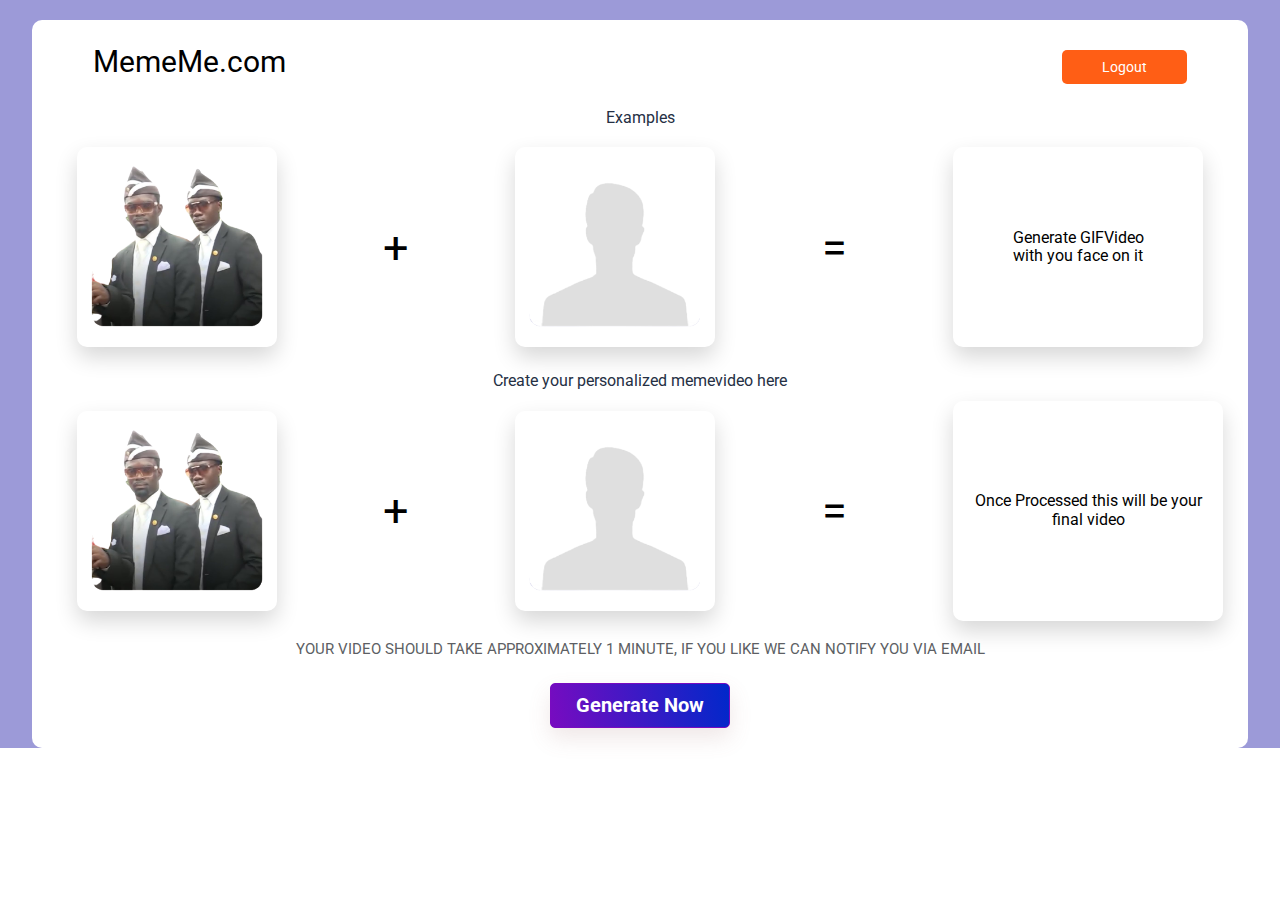
<file: index.html>
<!DOCTYPE html>
<html lang="en">
<head>
    <meta charset="UTF-8">
    <meta http-equiv="X-UA-Compatible" content="IE=edge">
    <meta name="viewport" content="width=device-width, initial-scale=1.0">
    <title>Mememe | Index</title>
    <link rel="stylesheet" href="css/normalize.css">
    <link rel="stylesheet" href="https://cdnjs.cloudflare.com/ajax/libs/font-awesome/4.7.0/css/font-awesome.min.css">
    <link rel="preconnect" href="https://fonts.gstatic.com">
<link href="https://fonts.googleapis.com/css2?family=Roboto:wght@700&display=swap" rel="stylesheet">
    <link rel="stylesheet" href="css/style.css">
</head>

<body>
     <div class="main-container">
       <div class="main-wrapper">
        <div class="header">
            <div class="branding">MemeMe.com</div>
            <button class="btn-logout">Logout</button>
        </div>
        <div class="desc">
            Examples
        </div>
        <div class="video-wrapper">
           <div class="videobox">
               <img src="images/memevideo.png" alt="memevideo">
           </div>
           <div class="operator">
               +
           </div>
           <div class="demo">
               <img src="images/download.png" alt="demo">
           </div>
           <div class="operator">
              =
           </div>
           <div class="generate">
           <p> Generate GIFVideo <br> with you face on it </p>
           </div>
        </div>

        <div class="desc">
            Create your personalized memevideo here 
        </div>
       
        <div class=" bottom-wrapper">
            <div class="upload-file">
                <img src="images/memevideo.png" alt="memevideo">
            </div>
            <div class="operator">
                +
            </div>
            <div class="upload-face">
                <img src="images/download.png" alt="demo">
            </div>
            <div class="operator">
               =
            </div>
            <div class="generate-mem">
            </p> Once Processed this  will be your final video </p>
            </div>
         </div>

         <div class="bottom-div">
       
         <div class="desc-end ">
           <p>YOUR VIDEO SHOULD TAKE APPROXIMATELY 1 MINUTE, IF YOU LIKE WE CAN NOTIFY YOU VIA EMAIL</p>
          
        </div>

         <div class="email-address">
           <form>
               <input type="text" name="email-address" id="email-address" placeholder="Email Address"/>
               <button class="btn-ok">
                 OK
                </button>
            </form>    
        </div>
         <div class="btn-generate">
            <button class="generate-button">
                Generate Now
             </button>
         </div>
       </div>
    </div>
     </div>
</body>

</html>
</file>
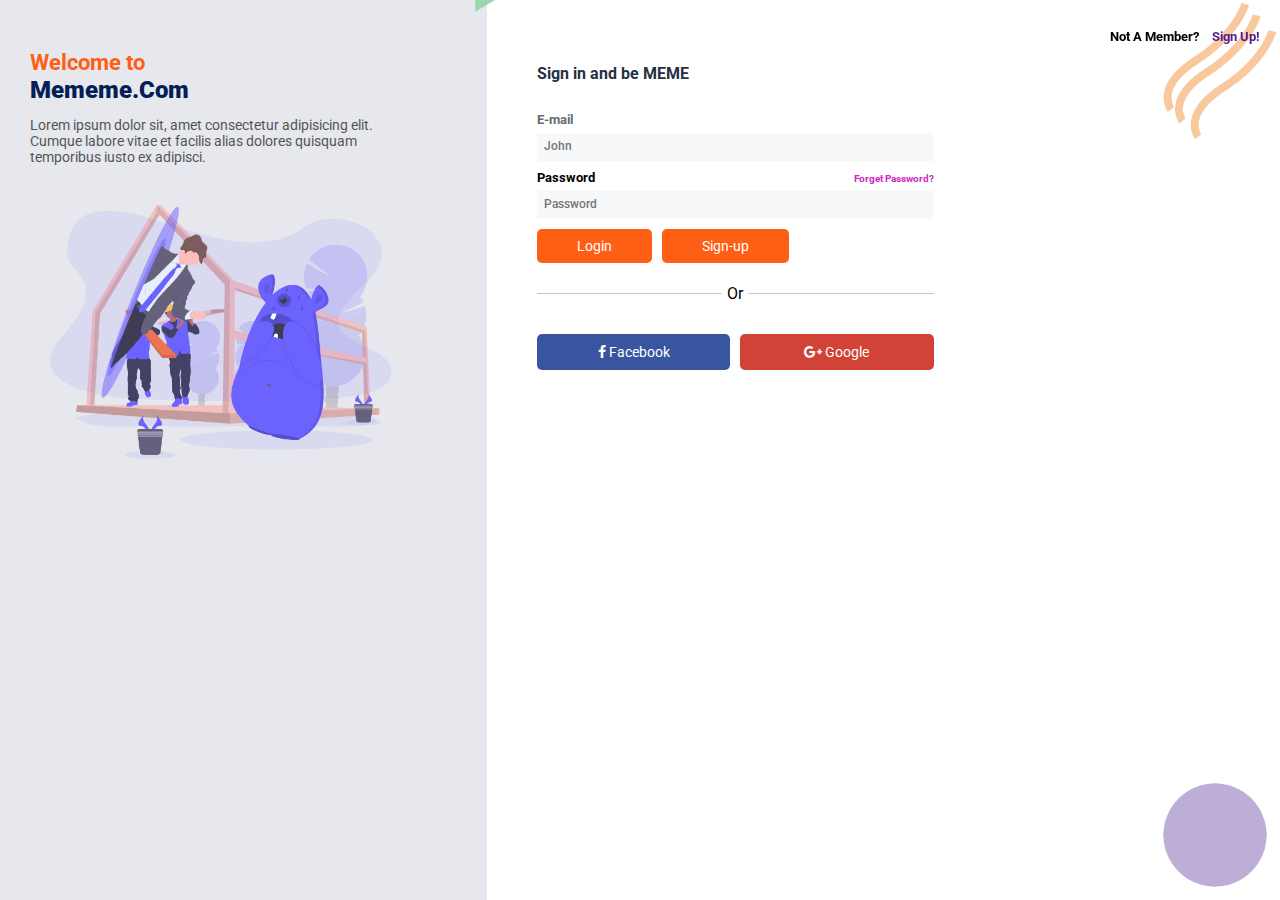
<file: Login.html>
<!DOCTYPE html>
<html lang="en">
<head>
    <meta charset="UTF-8">
    <meta http-equiv="X-UA-Compatible" content="IE=edge">
    <meta name="viewport" content="width=device-width, initial-scale=1.0">
    <title>Mememe | Login</title>
    <link rel="stylesheet" href="css/normalize.css">
    <link rel="stylesheet" href="https://cdnjs.cloudflare.com/ajax/libs/font-awesome/4.7.0/css/font-awesome.min.css">
    <link rel="preconnect" href="https://fonts.gstatic.com">
<link href="https://fonts.googleapis.com/css2?family=Roboto&display=swap" rel="stylesheet">
    <link rel="stylesheet" href="css/style.css">
</head>
<body>

    <div class="login-container">
        
        <div class="branding-section mt-20">
            <h3>Welcome to</h3>
            <h2>Mememe.Com</h2>
            <p>
          Lorem ipsum dolor sit, amet consectetur adipisicing elit. Cumque labore vitae et facilis alias dolores quisquam temporibus iusto ex adipisci.
            </p>
       <div class="img-section">
         <img src="images/imgsection.png" alt="image">
       </div>
        </div>
        <div class="login-wrapper">
           <div class="signup-link mt-20">
            <p>
              Not A Member?
              <a href="" class="ml-1">Sign Up!</a>
            </p>
           </div>
           <div class="form-section">
               <h3>Sign in and be MEME </h3>
               <form action="" class="mt-20">
                   <label >E-mail</label>
                   <input type="text" name="email" placeholder="John">
                   <div class="pass">
                   <label >Password</label>
                   <a href="">Forget Password?</a>
                  </div>
                   <input  type="password" name="password" placeholder="Password" >

                <div class="login">
                    <button type="button" class="btn-login">Login</button>
                    <button type="button" class="btn-login ml-1" >Sign-up</button>
                </div>
                <div class="alternate-login">
                    
                </div>
              <div class="social">
                <button type="button" class="btn-social btn-social-blue"><i class="fa fa-facebook-f" style="font-size:14px"></i> Facebook</button>
                <button type="button" class="btn-social ml-1 btn-social-orange" ><i class="fa fa-google-plus" style="font-size:14px"></i> Google</button>
                
              </div>
               </form>
           </div>
        </div>
         <div class="image-center">
          
        </div>
        <div class="image-top-right">
        
        </div>
        <div class="image3-bottom-right">
        
        </div>
    </div>

</body>
</html>
</file>
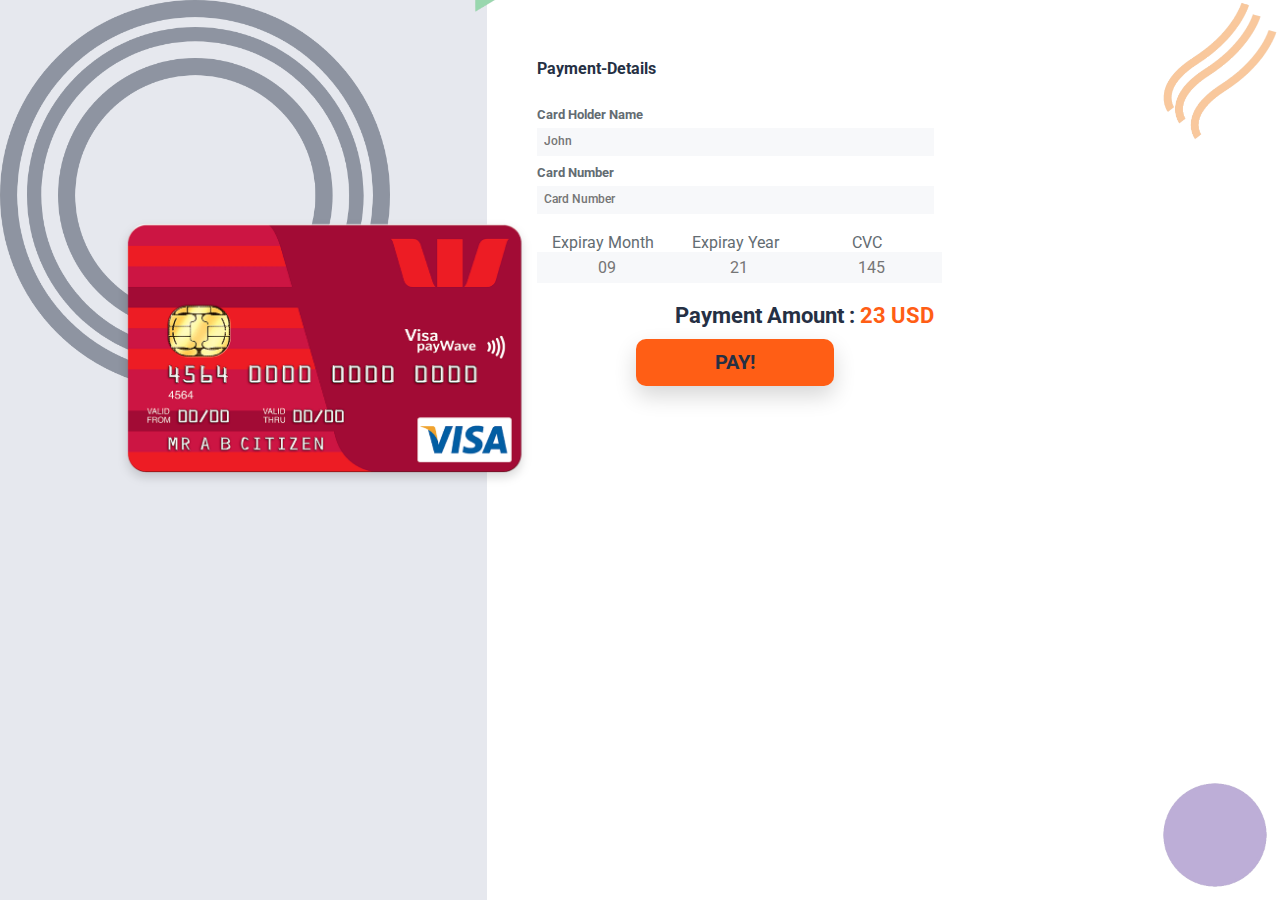
<file: Signup.html>
<!DOCTYPE html>
<html lang="en">
<head>
    <meta charset="UTF-8">
    <meta http-equiv="X-UA-Compatible" content="IE=edge">
    <meta name="viewport" content="width=device-width, initial-scale=1.0">
    <title>Mememe | Register</title>
    <link rel="stylesheet" href="css/normalize.css">
    <link rel="stylesheet" href="https://cdnjs.cloudflare.com/ajax/libs/font-awesome/4.7.0/css/font-awesome.min.css">
    <link rel="preconnect" href="https://fonts.gstatic.com">
<link href="https://fonts.googleapis.com/css2?family=Roboto&display=swap" rel="stylesheet">
    <link rel="stylesheet" href="css/style.css">
</head>
<body>

    <div class="login-container">
        
        <div class="signup-branding-section ">
            <!-- <h3>Welcome to</h3>
            <h2>Mememe.Com</h2>
            <p>
          Lorem ipsum dolor sit, amet consectetur adipisicing elit. Cumque labore vitae et facilis alias dolores quisquam temporibus iusto ex adipisci.
            </p>
            -->
       <div class="bg-img-section">
        <img src="images/credit-card.png" alt="credit-card">
       </div> 
        </div>
        <div class="login-wrapper">
           <div class="form-section mt-40">
               <h3>Payment-Details </h3>
               <form action="" class="mt-20">
                   <label >Card Holder Name</label>
                   <input type="text" name="Name" placeholder="John">
                   <label >Card Number</label>
                   <input  type="text" name="card-number" placeholder="Card Number" >
                  
                <div class="cvc-details">
                   <div class="expiray">
                    <label >Expiray Month</label>
                    <input  type="text" name="expiray-month" placeholder="09" >
                   </div>
                   <div class="year">
                    <label >Expiray Year</label>
                    <input  type="text" name="expiray-year" placeholder="21" >
                  </div>
                  <div class="cvc">
                    <label >CVC</label>
                    <input  type="text" name="cvc" placeholder="145" >
                  </div>
                </div>
                <div class="payment-details mt-20" >
                    <p id="payment">Payment Amount : <span id="price">23 USD</span></p>
                    <button class="pay">PAY!</button>
                </div>
               </form>
           </div>
        </div>
         <div class="image-center">
          
        </div>
        <div class="image-top-right">
        
        </div>
        <div class="image3-bottom-right">
        
        </div>
    </div>

</body>
</html>
</file>
<file: css/style.css>
*{
    margin:0;
    padding:0;
}
body{
    font-family: 'Roboto', sans-serif;
    box-sizing: border-box;
}

 a{
     text-decoration: none;
 }
.login-container{
    width: 100%;
    height: 100vh;
    background-color: rgba(5, 30, 86, 0.1);
    display: flex;
    position:relative;
}

.branding-section{
    width: 35%;
 padding: 30px; 
 background-color: rgba(5, 30, 86, 0);
 display: flex;
 flex-direction: column;
}
.branding-section h3{
    font-size: 22px;
    color: #ff5e15;
}
.branding-section h2{
    
    font-weight: 900;
    font-style: normal;
    line-height: 1.32;
    letter-spacing: normal;
    text-align: left;
    color: #051e56;
}
.branding-section p{
    padding-top: 10px;
  opacity: 0.65;
  font-size: 14px;
  /* line-height: 1.35px; */
  /* letter-spacing: 1px; */
  width: 90%;
  text-align: left;
  color: #000000;   

}


.login-wrapper{
    width: 65%;
    height: 100vh;
    background-color: #ffffff;
    display: flex;
    flex-direction: column;
}

.form-section{
    width: 50%;
    margin:0 30px;
    padding:20px; 
    display: flex;
    flex-direction: column;
}

.form-section h3{
        font-size: 16px;
        font-weight: bold;
        text-align: left;
        color: #253044;
}
.form-section form{
    display: flex;
    flex-direction: column;
    align-content: space-around;
}
.form-section form>label{
    margin-top: 10px;
    font-size: 13px;
    font-weight: bold;
    width: 100%;
    color:#636c72;
}
.form-section form>input{
    margin-top:5px;
    padding: 7px;
    font-size: 12px;
    border:none;
    outline: none;
    background-color: #f7f8fa;
    font-weight: 500;
}
.pass{
    margin-top: 10px;
    display: flex;
    justify-content: space-between;
    align-items: center;
}

.pass {
    font-size: 13px;
    color: #000000;
    font-weight: bold;
}
.pass a{
    font-size: 10px;
    font-weight: bold;
    color: #cc29c7;
    text-decoration: none;
}

.login{
    display: flex;
    flex-direction: row;
    justify-content: flex-start;

}
.login .btn-login{
    font-size: 14px;
    font-weight: normal;
    margin-top: 10px;
    border:2px solid  #ff5e15;
    border-radius: 5px;
    padding: 9px 40px;
    color: #ffffff;
    background-color: #ff5e15;
    border: none;
    outline:none;
}


.ml-1{
    margin-left: 10px !important;
}

.alternate-login{
    margin:30px 0px;
    width: 100%;
    height: 1px;
    position: relative;
    background-color: #c5c5c5;
    
}
.alternate-login::before{
    content: "Or";
    position: absolute;
    left: 50%;
    top: -8px;
    background-color: #ffffff;
    padding: 0px 5px;
    transform: translate(-50%);
    color: #000000;
    letter-spacing: 0.5px;
}
.social{
    margin-top: 10px;
    display: flex;
    flex-direction: row;
    justify-content: flex-start;

}
.social .btn-social{
    width: 100%;
    padding: 10px 35px;
    color: #ffffff;
    border: none;
    font-size: 14px;
    border-radius: 5px;

    
  
}
.social .btn-social:focus{
   border: none;
   outline:none;
}

.btn-social-orange {
  background-color: #d04336;
}
.btn-social-blue {
    background-color: #3a559f;
  }

.signup-link{
    display: flex;
    justify-content: flex-end;
    padding: 10px 20px 0 0;
    z-index: 10;
}
.signup-link p{
    font-size: 13px;
    font-weight: bold;
}

.mt-20{
    margin-top: 20px;
}

.login-container .image-center{
    width: 120px;
    height: 120px;
    margin-right: 20px;
    position: absolute;
    left: 34%;
    top: -12%;
    background-image: url("../images/triangle.png");
    background-repeat: no-repeat;
    background-size: cover;
    background-position: top center;
  
}

.login-container .image-top-right{
    width: 130px;
    height: 140px;
    position: absolute;
    right:0px;
    top: 0px;
    backface-visibility: hidden;
    /* margin-top: -50px;
    margin-right: -50px; */
    background-image: url("../images/strip1.png");
    background-repeat: no-repeat;
    background-size: cover;
    /* background-position: top center; */

}
.login-container .image3-bottom-right{
    width: 130px;
    height: 130px;
    position: absolute;
    right: 0px;
    bottom: 0px;
    background-image: url("../images/ellipse.png");
    background-repeat: no-repeat;
    background-size: cover;
    background-position: top center;
}


.img-section{
    margin-top: 20px;
    width: 100%;
    height: 100vh;
  }

.img-section img{
    width: 80%;
    margin:20px 20px 0px 20px;
}

.signup-branding-section{
    width: 35%;
    padding: 30px; 
    display: flex;
    flex-direction: column;
    background-image: url("../images/background-ellipse.png");
    background-repeat: no-repeat;
    background-size: 80%;
    background-position: top left;
    position: relative;

}
.bg-img-section{
   width: 100%;
   margin-right: 20px;
   margin-top: 50%;
   transform: translate(19%,-11%);
   margin-right: -100px;
}

.bg-img-section img{
    width: 100%;
}

.cvc-details{
    margin-top: 20px;
    width: 100%;
    display: flex;
    justify-content: space-between;
}

.cvc-details .expiray,
.cvc-details .year,
.cvc-details .cvc{
    display: flex;
    flex-direction: column;
    text-align: center;
    color:#636c72;
}

.expiray>input,
.year>input,
.cvc>input{
    padding: 4px;
    text-align: center;
    width: 100%;
    height: 23px;
    border:none;
    outline: none;
   background-color: #f7f8fa;
    
}

.payment-details{
    display: flex;
    flex-direction: column;
}

.payment-details #payment{
    color: #253044;
    font-weight: bold;
    margin-left: auto;
    font-size: 22px;
}
.payment-details #payment>#price{
    color: #ff5e15;
}
.payment-details .pay{
    align-self: center;
    margin-top:10px;
    width: 50%;
    padding: 12px 15px;
  
    border-radius: 10px;
    box-shadow: 0 10px 22px 0 rgba(0, 0, 0, 0.16);
    background-color: #ff5e15;
    text-align: center;
    font-size: 20px;
    font-weight: bold;
    color:#253044;
    outline: none;
    border:none
    
}

.mt-40{
    margin-top:40px;
}
.main-container{
    width: 100%;
    background-color: #9c9ad8;
    
    padding-top: 20px;
  
}

.main-container .main-wrapper{
    width: 95%;
    background-color: #ffffff;
    margin:0 auto;
    border-radius: 10px;
    
}

.header{
    width: 90%;
    margin: 0 auto;
    padding-top: 20px;
    display: flex;
    justify-content: space-between;
    align-items: center;

}
.branding {
    font-size: 30px;
    font-weight: 700px;

}
.btn-logout{
    font-size: 14px;
    font-weight: normal;
    margin-top: 10px;
    border:2px solid  #ff5e15;
    border-radius: 5px;
    padding: 9px 40px;
    color: #ffffff;
    background-color: #ff5e15;
    border: none;
    outline:none;
}

.operator{
    font-size: 45px;
    width: 100px;
    text-align: center;
}
.video-wrapper{
    margin-top: 20px;
    padding: 0px 10px;
    height: 200px;
    display: flex;
    justify-content: space-around;
    align-items: center;
}
.videobox{
    width: 200px;
    height: 100%;
    border-radius: 10px;
    box-shadow: 0 10px 22px 0 rgba(0, 0, 0, 0.16);
}
.videobox img{
    height: 100%;
    width: 100%;
}
.demo{
    width: 200px;
    height: 100%;
    border-radius: 10px;
    box-shadow: 0 10px 22px 0 rgba(0, 0, 0, 0.16);

}

 
.demo img{
    height: 100%;
    width: 100%;
}
.generate{
    width: 250px;
    height: 100%;
    border-radius: 10px;
    box-shadow: 0 10px 22px 0 rgba(0, 0, 0, 0.16);
    display: flex;
    align-items: center;
    justify-content: center;
    
}

.bottom-wrapper {
    width: 100%;
    height: 100%;
    margin-top: 20px;
    padding: 0px 10px;
    height: 200px;
    display: flex;
    justify-content: space-around;
    align-items: center;
}
.upload-file{
    width: 200px;
    height: 100%;
    border-radius: 10px;
    box-shadow: 0 10px 22px 0 rgba(0, 0, 0, 0.16);
}
.upload-file img{
    width: 100%;
    height: 100%;
}
.upload-face{
    width: 200px;
    height: 100%;
    border-radius: 10px;
    box-shadow: 0 10px 22px 0 rgba(0, 0, 0, 0.16);
}
.upload-face img{
    width: 100%;
    height: 100%;
}
.generate-mem{
    width: 250px;
    height: 100%;
    border-radius: 10px;
    box-shadow: 0 10px 22px 0 rgba(0, 0, 0, 0.16);
    display: flex;
    align-items: center;
    justify-content: center;
    text-align: center;
    padding: 10px;
}

.desc{
    width: 100%;
    margin-top: 25px;
    font-size: 16px;
    text-align: center;
    color: #253044;
}
.desc-end {
    text-align: center;
    display: flex;
    justify-content: center;
    margin-top: 30px;
    
}
.desc-end p{

    font-size: 15px;
    color: #5d5f64;
    text-align: center;
    
}

.btn-generate{
    margin-top: 25px;
    display: flex;
    justify-content: center;
}
 .generate-button{
    padding:10px 25px;
    font-size: 20px;
    color: #ffffff; font-weight: bold;
    border:1px solid #780bc0;
    border-radius:5px;
    box-shadow: 0 10px 22px 0 rgba(156, 108, 108, 0.16);
    background-image: linear-gradient(259deg, #0028ca , #780bc0 );
  background-color: #ffffff;
  text-align: center;
  margin-bottom: 20px;
}

.email-address{
    display: none;
}


@media (max-width:600px)
{
   
    .branding-section,
    .signup-branding-section{
        display: none;
    }
    .login-wrapper {
        width: 100%;
        display: flex;
        flex-direction: column;
    }
    .form-section {
        width: 87%; 
    }
    .login {
        flex-direction: column;
    }
    .login button:nth-child(2){
        margin-left: 0px !important;
    }
    .cvc-details{
        flex-direction: column;
    }
    .cvc-details .expiray,
    .cvc-details .year,
    .cvc-details .cvc{
        text-align: left;
            }
    .expiray>input,
        .year>input,
        .cvc>input{
            margin-top: 10px;
            text-align: left;
            height: 23px;
        }
     .payment-details{
        display: block;
         
     }
     .form-section form>input{
         height: 23px;
     }
     .header{
         justify-content: space-around;
         align-items: baseline;
     }
     
     .branding {
         font-size: 16px;
     }
     
     .btn-logout{
        padding: 6px 17px;
     }
     
     .operator{
         display: flex;
         font-size: 20px;
         justify-content: center;
         align-items: center;
     }

     .generate p{
         font-size: 10px;
         font-weight: normal;
         overflow-wrap: break-word;
     }
     .desc-end{
        padding: 12px 34px 7px 28px;
         }


     .desc-end p{
        font-size: 12px;
        font-weight: bold;
        padding:4px;
        text-align: center;
        display: flex;
        justify-content: center;
        align-items: center;

        
     }


     .email-address{
         margin-top: 20px;
         width: 100%;
         display: flex;
         justify-content: center;
     }
     .email-address form>input{
         padding: 3px;
        
     }
     .email-address form>input::placeholder{
         font-size: 12px;
     }
     .email-address .btn-ok{
         font-size: 12px;
         padding: 5.2px;
         margin-left: -3px;
         text-align: center;
         color: #ff5e15;
         background-color: #ffffff
         box-shadow: 0 10px 22px 0 rgba(0, 0, 0, 0.16);
     }

     
     .bottom-wrapper{
        margin-top: 50px;
        padding: 100px 10px;
        height: 350px;
        display: flex;
        flex-direction: column;
        align-items: center;
    
     }
    
     .generate-mem {
         
        text-align: center;
        width: 80%;
        padding:40px 0px;
     }
   
     .desc{
         padding-bottom: 30px;
         font-size: 12px;
     }
     .bottom-div{
         display: flex;
         flex-direction: column;
         align-content: space-around;
         margin-top: 50px;
     }

    .videobox, .demo, .operator, .generate{
        width: 100%;
        height: 50%;

    }

    .upload-file,.upload-face,.generate-mem{
        width: 80%;
        height: 80%;
      

    }
    .upload-file,.upload-face,.generate-mem img{
        width: 80%;
    }
    .btn-generate{
        margin-bottom: 35px;
    }
   
    .video-wrapper{
        display: none;
    }
     
    .main-wrapper{
        display: flex;
        align-items: center;
        flex-direction: column;
    }
    .btn-generate{
        margin-top: 20px;
    }
    .generate-button{
        padding: 12px 44px;
        font-size: 13px;
        border-radius: 5px;
    }
   
    
}
</file>
